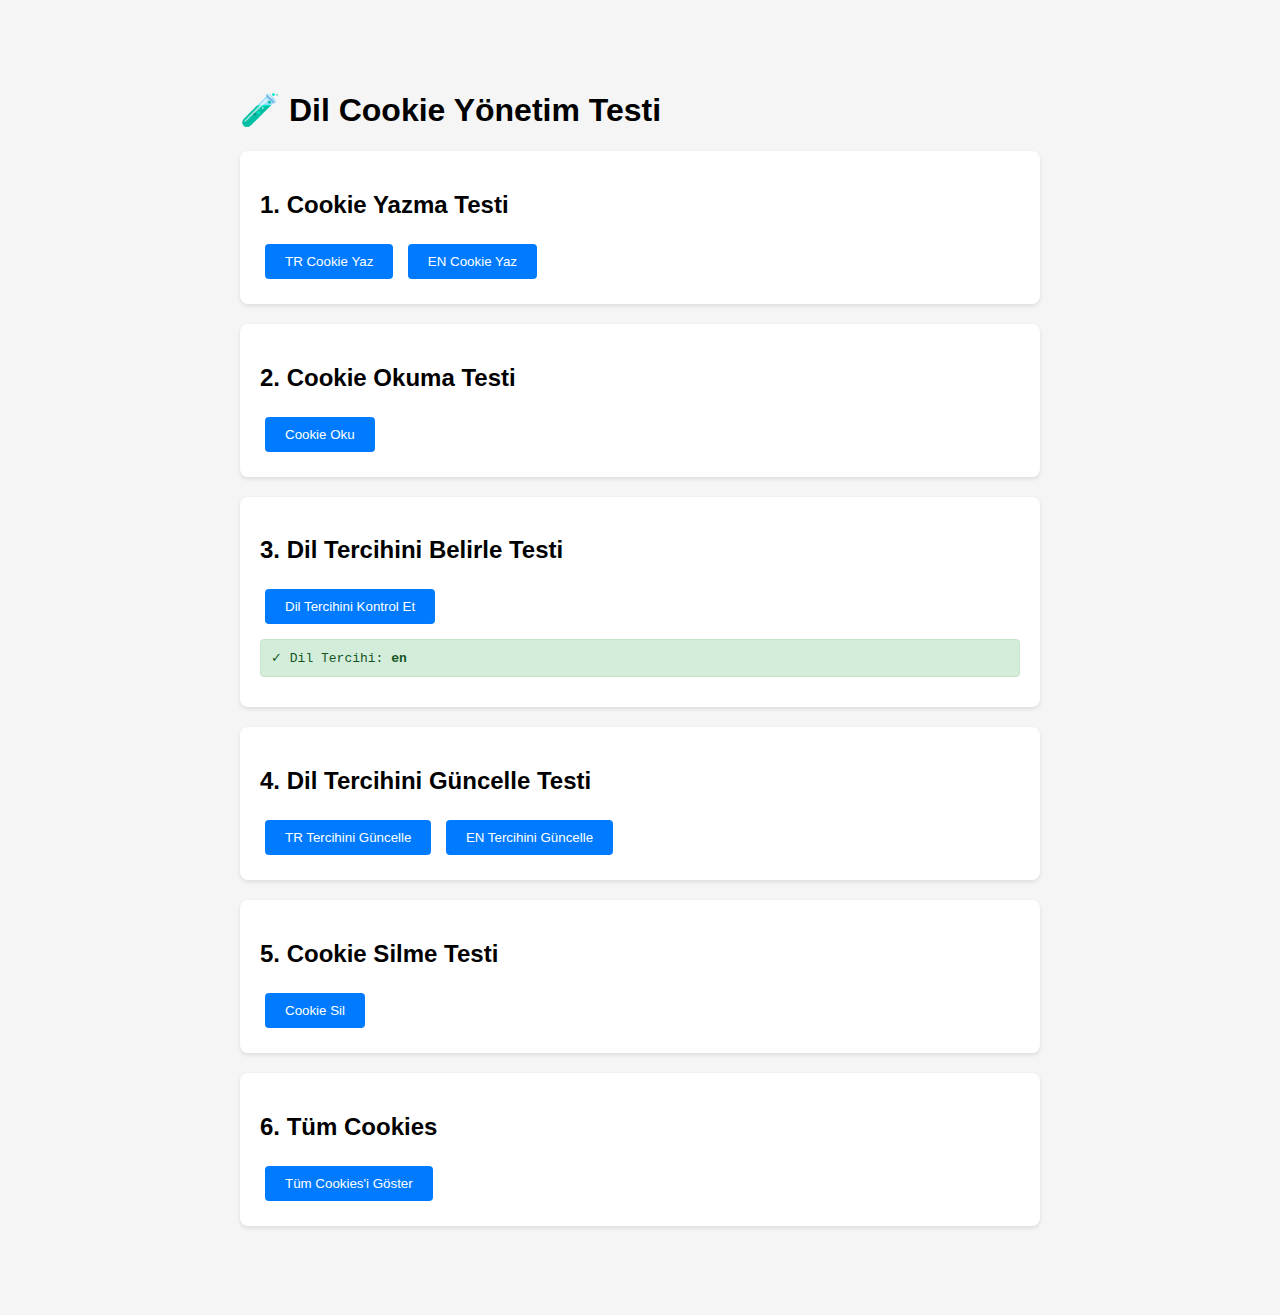
<file: test-language-cookie.html>
<!DOCTYPE html>
<html lang="en">
<head>
    <meta charset="UTF-8">
    <meta name="viewport" content="width=device-width, initial-scale=1.0">
    <title>Dil Cookie Test</title>
    <style>
        body {
            font-family: Arial, sans-serif;
            max-width: 800px;
            margin: 50px auto;
            padding: 20px;
            background-color: #f5f5f5;
        }
        .test-section {
            background: white;
            padding: 20px;
            margin: 20px 0;
            border-radius: 8px;
            box-shadow: 0 2px 4px rgba(0,0,0,0.1);
        }
        .test-result {
            padding: 10px;
            margin: 10px 0;
            border-radius: 4px;
            font-family: monospace;
        }
        .success {
            background-color: #d4edda;
            color: #155724;
            border: 1px solid #c3e6cb;
        }
        .error {
            background-color: #f8d7da;
            color: #721c24;
            border: 1px solid #f5c6cb;
        }
        button {
            padding: 10px 20px;
            margin: 5px;
            background-color: #007bff;
            color: white;
            border: none;
            border-radius: 4px;
            cursor: pointer;
        }
        button:hover {
            background-color: #0056b3;
        }
    </style>
</head>
<body>
    <h1>🧪 Dil Cookie Yönetim Testi</h1>
    
    <div class="test-section">
        <h2>1. Cookie Yazma Testi</h2>
        <button onclick="testSetCookie('tr')">TR Cookie Yaz</button>
        <button onclick="testSetCookie('en')">EN Cookie Yaz</button>
        <div id="setCookieResult"></div>
    </div>

    <div class="test-section">
        <h2>2. Cookie Okuma Testi</h2>
        <button onclick="testGetCookie()">Cookie Oku</button>
        <div id="getCookieResult"></div>
    </div>

    <div class="test-section">
        <h2>3. Dil Tercihini Belirle Testi</h2>
        <button onclick="testGetLanguagePreference()">Dil Tercihini Kontrol Et</button>
        <div id="getLanguagePreferenceResult"></div>
    </div>

    <div class="test-section">
        <h2>4. Dil Tercihini Güncelle Testi</h2>
        <button onclick="testUpdateLanguagePreference('tr')">TR Tercihini Güncelle</button>
        <button onclick="testUpdateLanguagePreference('en')">EN Tercihini Güncelle</button>
        <div id="updateLanguagePreferenceResult"></div>
    </div>

    <div class="test-section">
        <h2>5. Cookie Silme Testi</h2>
        <button onclick="testDeleteCookie()">Cookie Sil</button>
        <div id="deleteCookieResult"></div>
    </div>

    <div class="test-section">
        <h2>6. Tüm Cookies</h2>
        <button onclick="showAllCookies()">Tüm Cookies'i Göster</button>
        <div id="allCookiesResult"></div>
    </div>

    <script src="./assets/js/language-utils.js"></script>
    <script>
        function testSetCookie(lang) {
            try {
                setLanguageCookie(lang);
                document.getElementById('setCookieResult').innerHTML = 
                    `<div class="test-result success">✓ ${lang.toUpperCase()} cookie başarıyla yazıldı</div>`;
            } catch (e) {
                document.getElementById('setCookieResult').innerHTML = 
                    `<div class="test-result error">✗ Hata: ${e.message}</div>`;
            }
        }

        function testGetCookie() {
            try {
                const cookie = getLanguageCookie();
                if (cookie) {
                    document.getElementById('getCookieResult').innerHTML = 
                        `<div class="test-result success">✓ Cookie değeri: <strong>${cookie}</strong></div>`;
                } else {
                    document.getElementById('getCookieResult').innerHTML = 
                        `<div class="test-result error">✗ Cookie bulunamadı</div>`;
                }
            } catch (e) {
                document.getElementById('getCookieResult').innerHTML = 
                    `<div class="test-result error">✗ Hata: ${e.message}</div>`;
            }
        }

        function testGetLanguagePreference() {
            try {
                const lang = getLanguagePreference();
                document.getElementById('getLanguagePreferenceResult').innerHTML = 
                    `<div class="test-result success">✓ Dil Tercihi: <strong>${lang}</strong></div>`;
            } catch (e) {
                document.getElementById('getLanguagePreferenceResult').innerHTML = 
                    `<div class="test-result error">✗ Hata: ${e.message}</div>`;
            }
        }

        function testUpdateLanguagePreference(lang) {
            try {
                updateLanguagePreference(lang);
                const htmlLang = document.documentElement.lang;
                document.getElementById('updateLanguagePreferenceResult').innerHTML = 
                    `<div class="test-result success">✓ Dil Tercihi güncellendi: <strong>${lang}</strong><br/>HTML lang attribute: <strong>${htmlLang}</strong></div>`;
            } catch (e) {
                document.getElementById('updateLanguagePreferenceResult').innerHTML = 
                    `<div class="test-result error">✗ Hata: ${e.message}</div>`;
            }
        }

        function testDeleteCookie() {
            try {
                deleteLanguageCookie();
                const cookie = getLanguageCookie();
                if (!cookie) {
                    document.getElementById('deleteCookieResult').innerHTML = 
                        `<div class="test-result success">✓ Cookie başarıyla silindi</div>`;
                } else {
                    document.getElementById('deleteCookieResult').innerHTML = 
                        `<div class="test-result error">✗ Cookie silinemedi</div>`;
                }
            } catch (e) {
                document.getElementById('deleteCookieResult').innerHTML = 
                    `<div class="test-result error">✗ Hata: ${e.message}</div>`;
            }
        }

        function showAllCookies() {
            const cookies = document.cookie;
            if (cookies) {
                document.getElementById('allCookiesResult').innerHTML = 
                    `<div class="test-result success">Cookies:<br/><strong>${cookies}</strong></div>`;
            } else {
                document.getElementById('allCookiesResult').innerHTML = 
                    `<div class="test-result error">Hiç cookie yok</div>`;
            }
        }

        // Sayfa yüklendiğinde otomatik test
        window.addEventListener('load', () => {
            console.log('Test sayfası yüklendi');
            testGetLanguagePreference();
        });
    </script>
</body>
</html>
</file>
